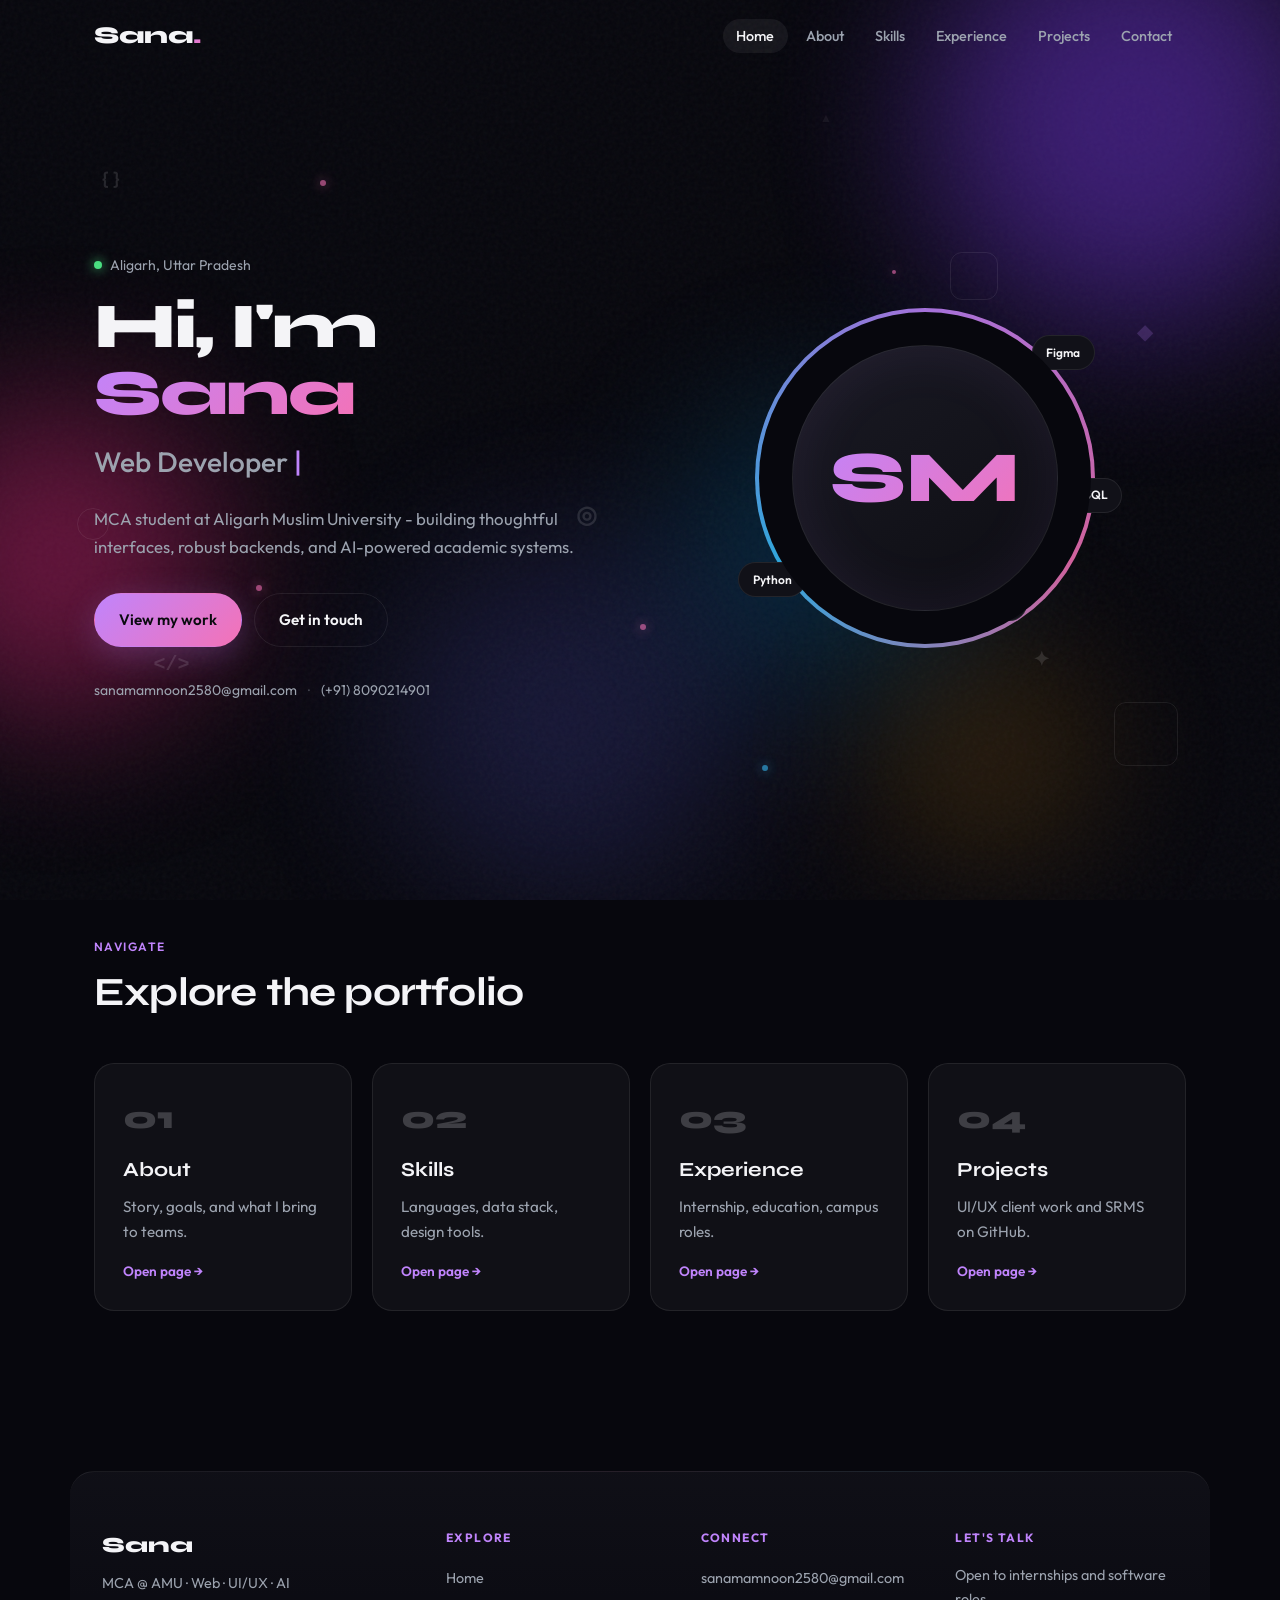
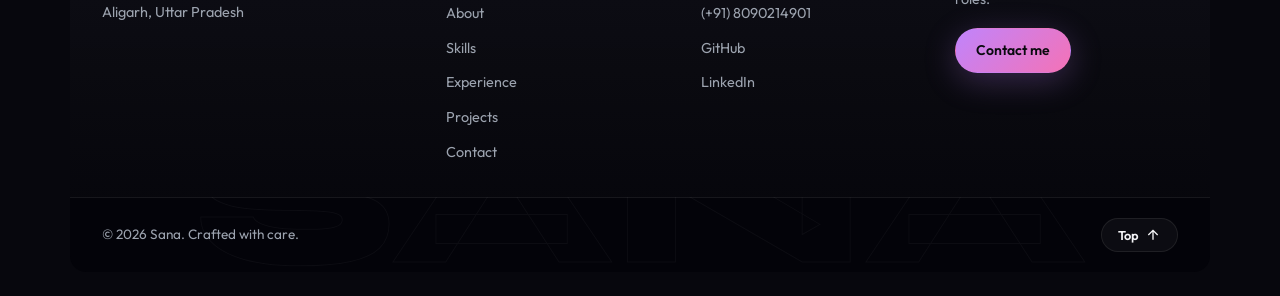
<file: index.html>
<!DOCTYPE html>
<html lang="en">

<head>
    <meta charset="UTF-8">
    <meta name="viewport" content="width=device-width, initial-scale=1.0">
    <meta name="description" content="Sana — Portfolio home. MCA student at AMU.">
    <title>Home | Sana</title>
    <link rel="preconnect" href="https://fonts.googleapis.com">
    <link rel="preconnect" href="https://fonts.gstatic.com" crossorigin>
    <link href="https://fonts.googleapis.com/css2?family=Outfit:wght@300;400;500;600;700&family=Syne:wght@600;700;800&display=swap" rel="stylesheet">
    <link rel="stylesheet" href="style.css">
</head>

<body class="page-home">
    <div id="site-header"></div>

    <main>
        <section class="hero">
            <div class="hero-content reveal">
                <p class="hero-eyebrow">
                    <span class="pulse-dot"></span> Aligarh, Uttar Pradesh
                </p>
                <h1 class="hero-title">
                    Hi, I'm <span class="gradient-text">Sana</span>
                </h1>
                <p class="hero-role">
                    <span id="role-text">Web Developer</span>
                    <span class="role-cursor" aria-hidden="true">|</span>
                </p>
                <p class="hero-desc">
                    MCA student at Aligarh Muslim University - building thoughtful interfaces, robust backends, and AI-powered academic systems.
                </p>
                <div class="hero-cta">
                    <a href="projects.html" class="btn btn-primary">View my work</a>
                    <a href="contact.html" class="btn btn-ghost">Get in touch</a>
                </div>
                <div class="hero-meta">
                    <a href="mailto:sanamamnoon2580@gmail.com">sanamamnoon2580@gmail.com</a>
                    <span class="meta-sep">·</span>
                    <a href="tel:+918090214901">(+91) 8090214901</a>
                </div>
            </div>
            <div class="hero-visual reveal" data-delay="1">
                <div class="profile-ring">
                    <div class="profile-inner">
                        <span class="profile-initials">SM</span>
                    </div>
                    <div class="orbit-badge badge-1">Figma</div>
                    <div class="orbit-badge badge-2">Python</div>
                    <div class="orbit-badge badge-3">MySQL</div>
                    <div class="orbit-badge badge-4">AI</div>
                </div>
            </div>
        </section>

        <section class="section home-hub">
            <div class="section-head reveal">
                <span class="section-label">Navigate</span>
                <h2 class="section-title">Explore the portfolio</h2>
            </div>
            <div class="hub-grid">
                <a href="about.html" class="hub-card reveal">
                    <span class="hub-icon">01</span>
                    <h3>About</h3>
                    <p>Story, goals, and what I bring to teams.</p>
                    <span class="hub-arrow">Open page →</span>
                </a>
                <a href="skills.html" class="hub-card reveal" data-delay="1">
                    <span class="hub-icon">02</span>
                    <h3>Skills</h3>
                    <p>Languages, data stack, design tools.</p>
                    <span class="hub-arrow">Open page →</span>
                </a>
                <a href="experience.html" class="hub-card reveal" data-delay="2">
                    <span class="hub-icon">03</span>
                    <h3>Experience</h3>
                    <p>Internship, education, campus roles.</p>
                    <span class="hub-arrow">Open page →</span>
                </a>
                <a href="projects.html" class="hub-card reveal" data-delay="3">
                    <span class="hub-icon">04</span>
                    <h3>Projects</h3>
                    <p>UI/UX client work and SRMS on GitHub.</p>
                    <span class="hub-arrow">Open page →</span>
                </a>
            </div>
        </section>
    </main>

    <div id="site-footer"></div>
    <script src="shared.js"></script>
    <script src="script.js"></script>
</body>

</html>
</file>
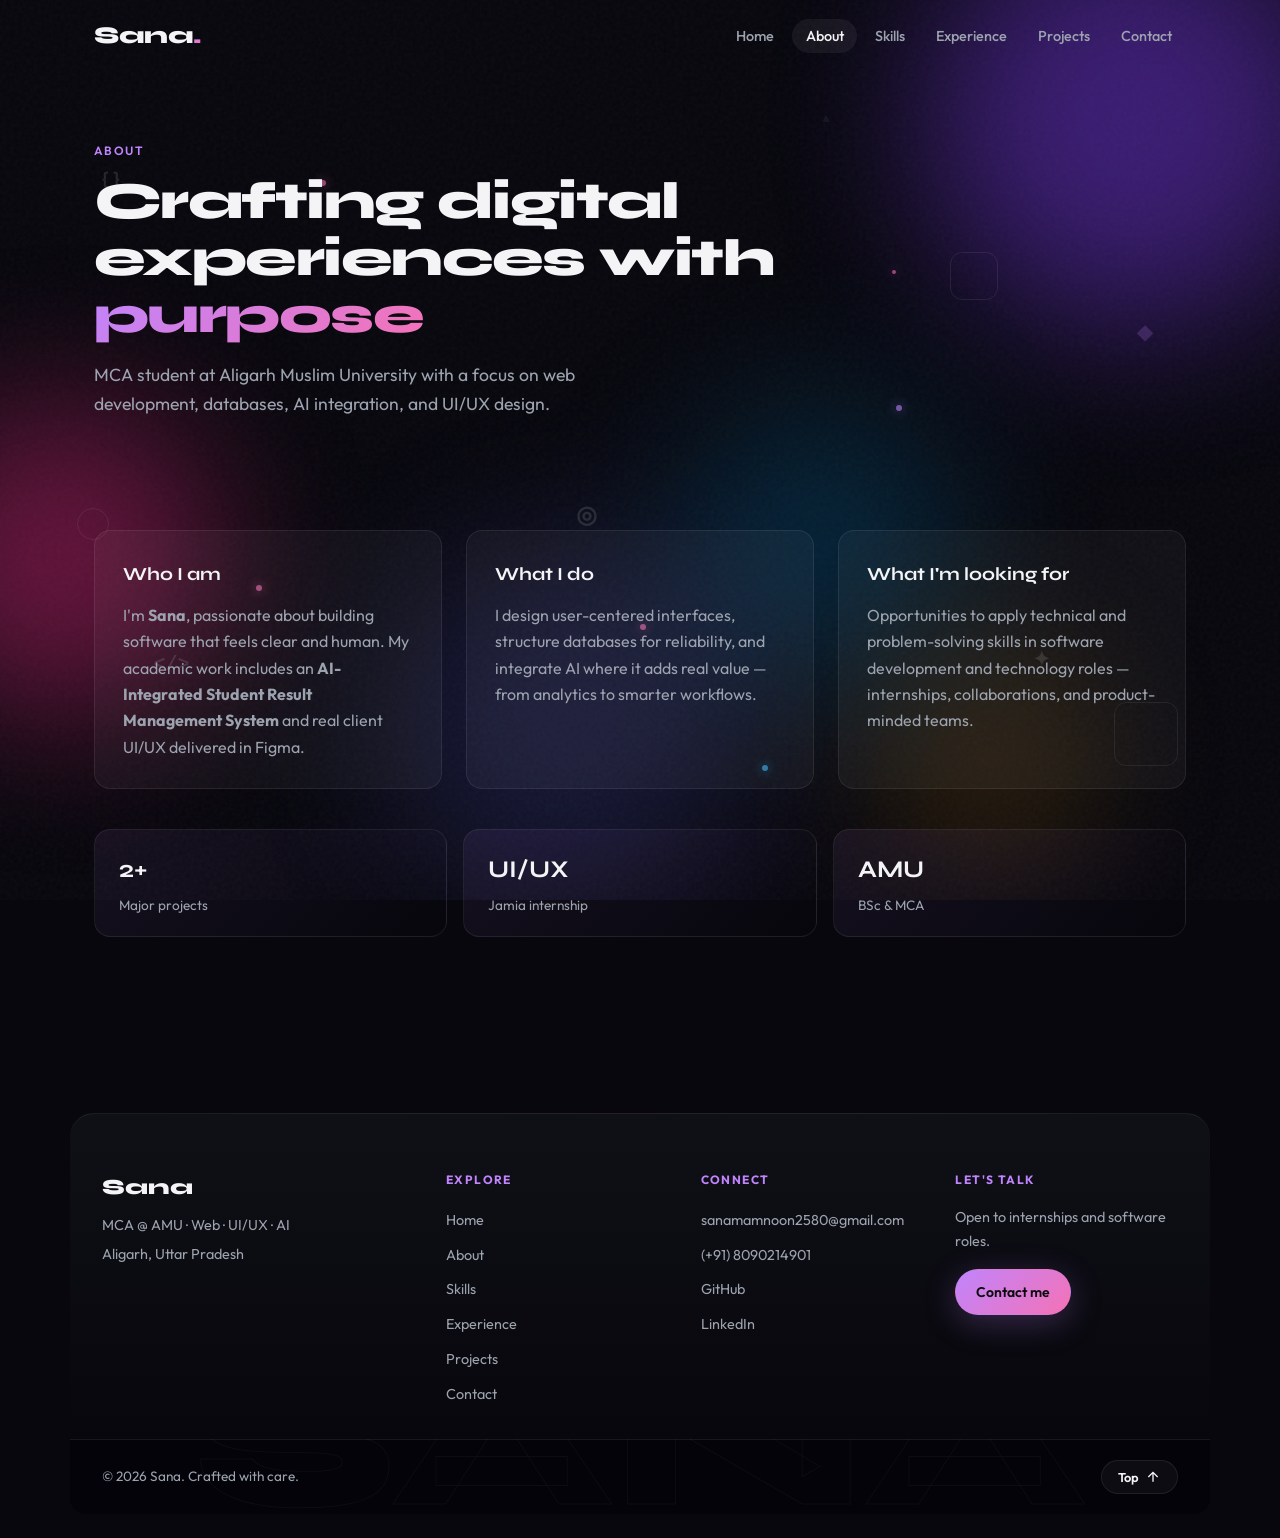
<file: about.html>
<!DOCTYPE html>
<html lang="en">

<head>
    <meta charset="UTF-8">
    <meta name="viewport" content="width=device-width, initial-scale=1.0">
    <meta name="description" content="About Sana — MCA student, developer and designer.">
    <title>About | Sana</title>
    <link rel="preconnect" href="https://fonts.googleapis.com">
    <link rel="preconnect" href="https://fonts.gstatic.com" crossorigin>
    <link href="https://fonts.googleapis.com/css2?family=Outfit:wght@300;400;500;600;700&family=Syne:wght@600;700;800&display=swap" rel="stylesheet">
    <link rel="stylesheet" href="style.css">
</head>

<body>
    <div id="site-header"></div>

    <main>
        <header class="page-hero reveal">
            <span class="section-label">About</span>
            <h1 class="page-title">Crafting digital experiences with <span class="gradient-text">purpose</span></h1>
            <p class="page-lead">MCA student at Aligarh Muslim University with a focus on web development, databases, AI integration, and UI/UX design.</p>
        </header>

        <section class="section">
            <div class="about-grid">
                <article class="about-card reveal">
                    <h2>Who I am</h2>
                    <p>
                        I'm <strong>Sana</strong>, passionate about building software that feels clear and human. My academic work includes an <strong>AI-Integrated Student Result Management System</strong> and real client UI/UX delivered in Figma.
                    </p>
                </article>
                <article class="about-card reveal" data-delay="1">
                    <h2>What I do</h2>
                    <p>
                        I design user-centered interfaces, structure databases for reliability, and integrate AI where it adds real value — from analytics to smarter workflows.
                    </p>
                </article>
                <article class="about-card reveal" data-delay="2">
                    <h2>What I'm looking for</h2>
                    <p>
                        Opportunities to apply technical and problem-solving skills in software development and technology roles — internships, collaborations, and product-minded teams.
                    </p>
                </article>
            </div>

            <div class="stats-row reveal" data-delay="1">
                <div class="stat-pill"><span class="stat-num">2+</span><span class="stat-label">Major projects</span></div>
                <div class="stat-pill"><span class="stat-num">UI/UX</span><span class="stat-label">Jamia internship</span></div>
                <div class="stat-pill"><span class="stat-num">AMU</span><span class="stat-label">BSc &amp; MCA</span></div>
            </div>
        </section>
    </main>

    <div id="site-footer"></div>
    <script src="shared.js"></script>
    <script src="script.js"></script>
</body>

</html>
</file>
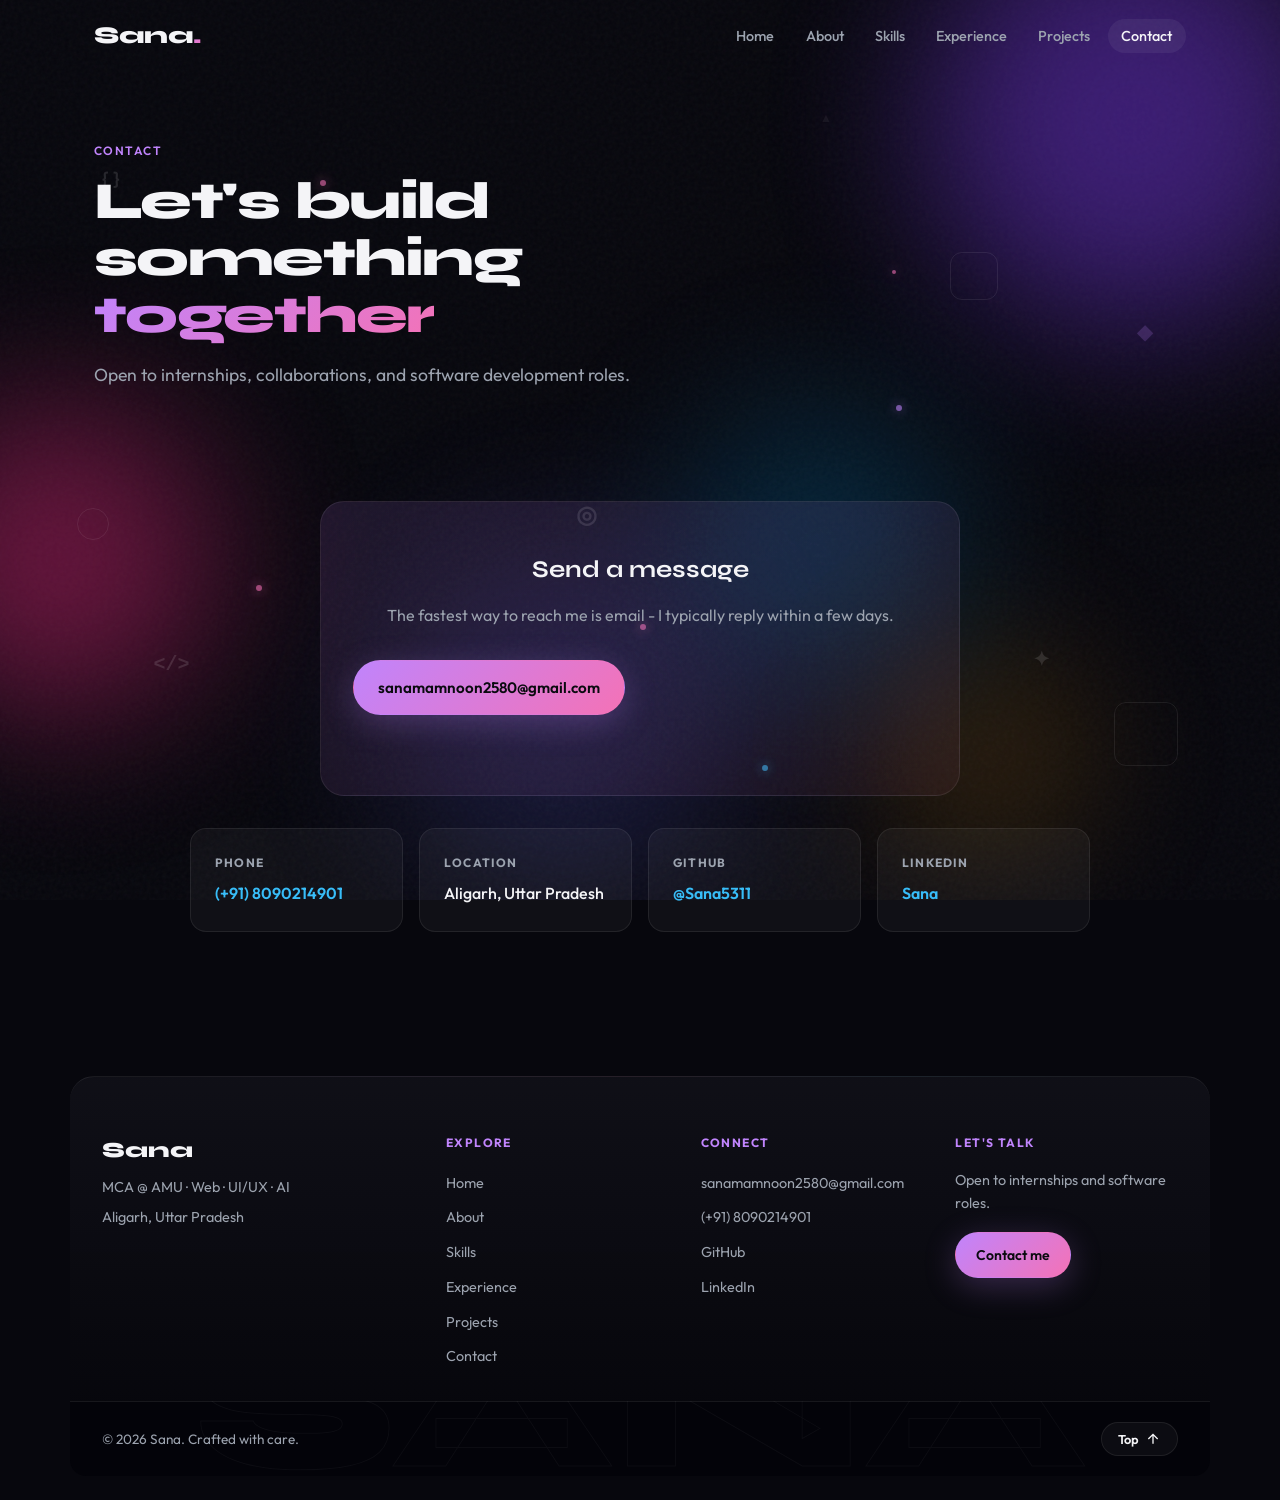
<file: contact.html>
<!DOCTYPE html>
<html lang="en">

<head>
    <meta charset="UTF-8">
    <meta name="viewport" content="width=device-width, initial-scale=1.0">
    <meta name="description" content="Contact Sana.">
    <title>Contact | Sana </title>
    <link rel="preconnect" href="https://fonts.googleapis.com">
    <link rel="preconnect" href="https://fonts.gstatic.com" crossorigin>
    <link href="https://fonts.googleapis.com/css2?family=Outfit:wght@300;400;500;600;700&family=Syne:wght@600;700;800&display=swap" rel="stylesheet">
    <link rel="stylesheet" href="style.css">
</head>

<body>
    <div id="site-header"></div>

    <main>
        <header class="page-hero reveal">
            <span class="section-label">Contact</span>
            <h1 class="page-title">Let's build something <span class="gradient-text">together</span></h1>
            <p class="page-lead">Open to internships, collaborations, and software development roles.</p>
        </header>

        <section class="section contact-section">
            <div class="contact-layout">
                <div class="contact-card reveal">
                    <h2 class="contact-card-title">Send a message</h2>
                    <p>The fastest way to reach me is email - I typically reply within a few days.</p>
                    <div class="contact-actions contact-actions-left">
                        <a href="mailto:sanamamnoon2580@gmail.com" class="btn btn-primary">sanamamnoon2580@gmail.com</a>
                    </div>
                </div>

                <div class="contact-info-grid reveal" data-delay="1">
                    <article class="contact-info-card float-card">
                        <h3>Phone</h3>
                        <a href="tel:+918090214901">(+91) 8090214901</a>
                    </article>
                    <article class="contact-info-card float-card">
                        <h3>Location</h3>
                        <p>Aligarh, Uttar Pradesh</p>
                    </article>
                    <article class="contact-info-card float-card">
                        <h3>GitHub</h3>
                        <a href="https://github.com/Sana5311" target="_blank" rel="noopener noreferrer">@Sana5311</a>
                    </article>
                    <article class="contact-info-card float-card">
                        <h3>LinkedIn</h3>
                        <a href="https://linkedin.com/in/sana-51255726a" target="_blank" rel="noopener noreferrer">Sana </a>
                    </article>
                </div>
            </div>
        </section>
    </main>

    <div id="site-footer"></div>
    <script src="shared.js"></script>
    <script src="script.js"></script>
</body>

</html>
</file>
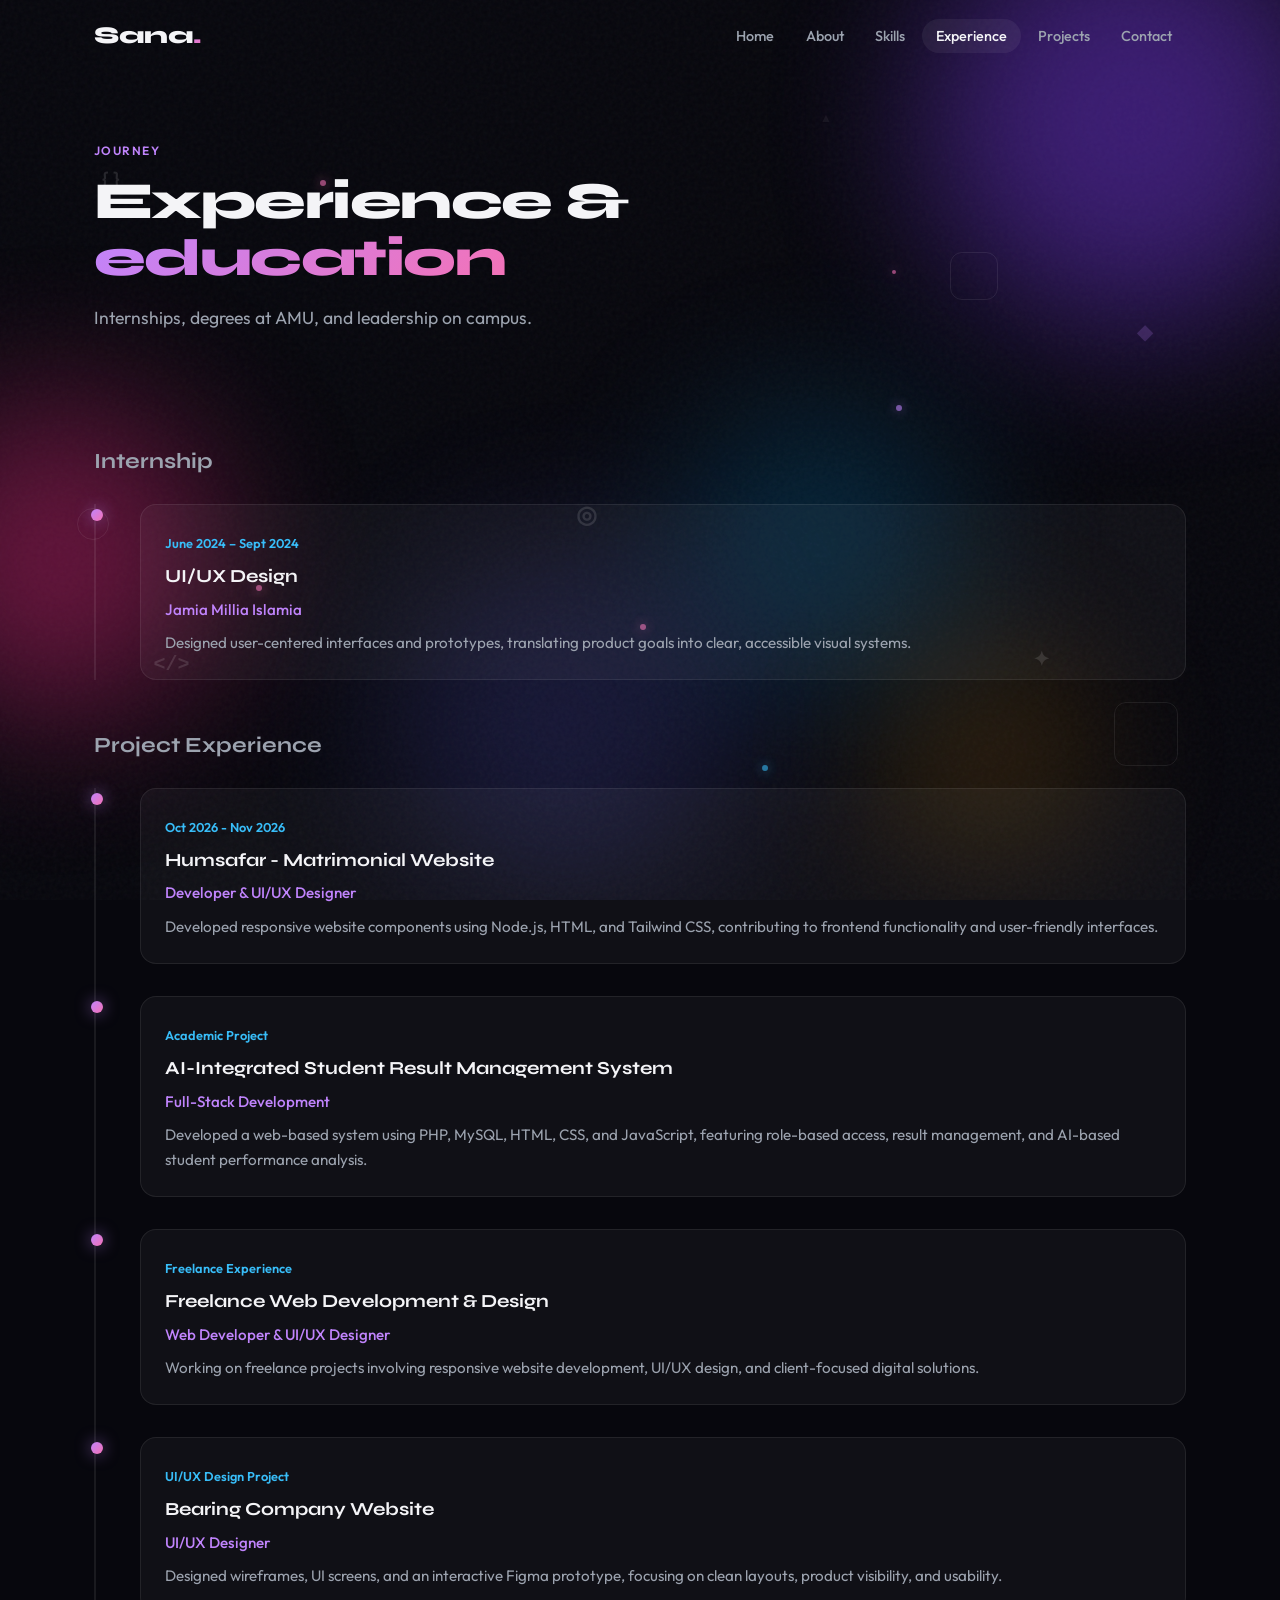
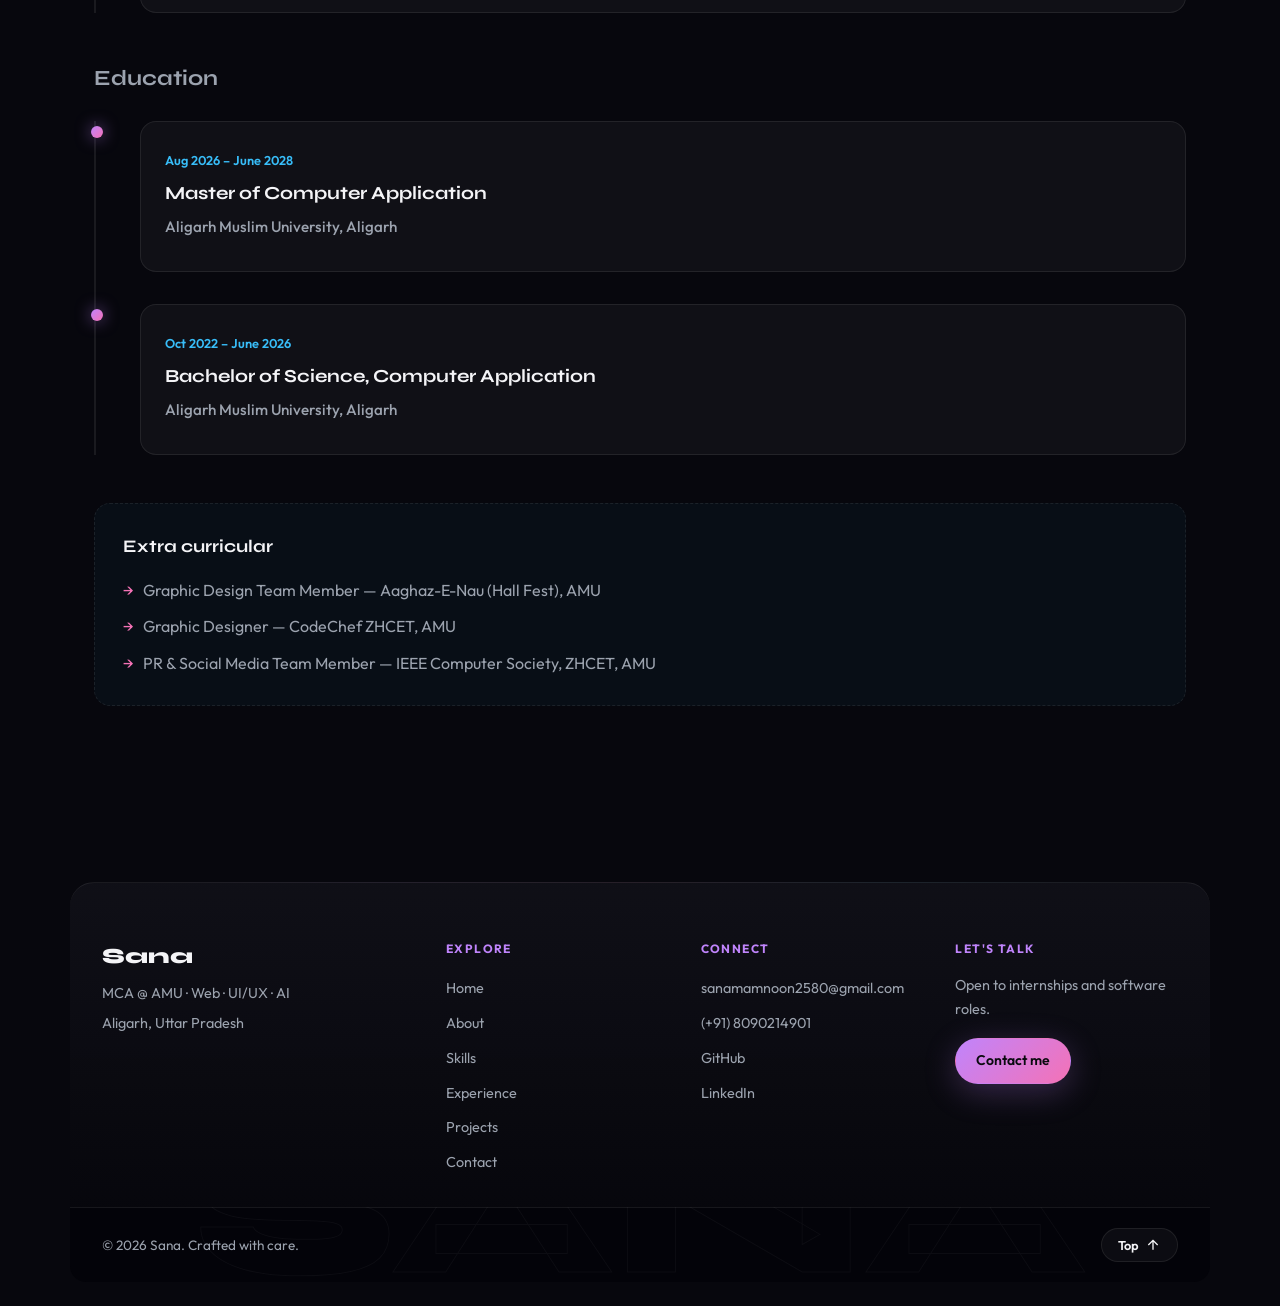
<file: experience.html>
<!DOCTYPE html>
<html lang="en">

<head>
    <meta charset="UTF-8">
    <meta name="viewport" content="width=device-width, initial-scale=1.0">
    <meta name="description" content="Experience and education — Sana">
    <title>Experience | Sana</title>
    <link rel="preconnect" href="https://fonts.googleapis.com">
    <link rel="preconnect" href="https://fonts.gstatic.com" crossorigin>
    <link href="https://fonts.googleapis.com/css2?family=Outfit:wght@300;400;500;600;700&family=Syne:wght@600;700;800&display=swap" rel="stylesheet">
    <link rel="stylesheet" href="style.css">
</head>

<body>
    <div id="site-header"></div>

    <main>
        <header class="page-hero reveal">
            <span class="section-label">Journey</span>
            <h1 class="page-title">Experience &amp; <span class="gradient-text">education</span></h1>
            <p class="page-lead">Internships, degrees at AMU, and leadership on campus.</p>
        </header>

        <section class="section">
            <h2 class="subsection-title reveal">Internship</h2>
            <div class="timeline">
                <article class="timeline-item reveal">
                    <div class="timeline-marker"></div>
                    <div class="timeline-card">
                        <span class="timeline-date">June 2024 – Sept 2024</span>
                        <h3>UI/UX Design</h3>
                        <p class="timeline-org">Jamia Millia Islamia</p>
                        <p>Designed user-centered interfaces and prototypes, translating product goals into clear, accessible visual systems.</p>
                    </div>
                </article>
            </div>
            <h2 class="subsection-title reveal">Project Experience</h2>
            <div class="timeline">
                <article class="timeline-item reveal">
                    <div class="timeline-marker"></div>
                    <div class="timeline-card">
                        <span class="timeline-date">Oct 2026 - Nov 2026 </span>
                        <h3>Humsafar - Matrimonial Website</h3>
                        <p class="timeline-org">Developer & UI/UX Designer</p>
                        <p>Developed responsive website components using Node.js, HTML, and Tailwind CSS, contributing to frontend functionality and user-friendly interfaces.</p>
                    </div>
                </article>

                <article class="timeline-item reveal">
                    <div class="timeline-marker"></div>
                    <div class="timeline-card">
                        <span class="timeline-date">Academic Project</span>
                        <h3>AI-Integrated Student Result Management System</h3>
                        <p class="timeline-org">Full-Stack Development</p>
                        <p>Developed a web-based system using PHP, MySQL, HTML, CSS, and JavaScript, featuring role-based access, result management, and AI-based student performance analysis.</p>
                    </div>
                </article>


                <article class="timeline-item reveal">
                    <div class="timeline-marker"></div>
                    <div class="timeline-card">
                        <span class="timeline-date">Freelance Experience</span>
                        <h3>Freelance Web Development & Design</h3>
                        <p class="timeline-org">Web Developer & UI/UX Designer</p>
                        <p>Working on freelance projects involving responsive website development, UI/UX design, and client-focused digital solutions.</p>
                    </div>
                </article>

                <article class="timeline-item reveal">
                    <div class="timeline-marker"></div>
                    <div class="timeline-card">
                        <span class="timeline-date">UI/UX Design Project</span>
                        <h3>Bearing Company Website</h3>
                        <p class="timeline-org">UI/UX Designer</p>
                        <p>Designed wireframes, UI screens, and an interactive Figma prototype, focusing on clean layouts, product visibility, and usability.</p>
                    </div>
                </article>
            </div>
            <h2 class="subsection-title reveal">Education</h2>
            <div class="timeline">
                <article class="timeline-item reveal">
                    <div class="timeline-marker"></div>
                    <div class="timeline-card">
                        <span class="timeline-date">Aug 2026 – June 2028</span>
                        <h3>Master of Computer Application</h3>
                        <p class="timeline-org">Aligarh Muslim University, Aligarh</p>
                    </div>
                </article>
                <article class="timeline-item reveal" data-delay="1">
                    <div class="timeline-marker"></div>
                    <div class="timeline-card">
                        <span class="timeline-date">Oct 2022 – June 2026</span>
                        <h3>Bachelor of Science, Computer Application</h3>
                        <p class="timeline-org">Aligarh Muslim University, Aligarh</p>
                    </div>
                </article>
            </div>

            <div class="extracurricular reveal" data-delay="1">
                <h3 class="extracurricular-title">Extra curricular</h3>
                <ul class="extracurricular-list">
                    <li>Graphic Design Team Member — Aaghaz-E-Nau (Hall Fest), AMU</li>
                    <li>Graphic Designer — CodeChef ZHCET, AMU</li>
                    <li>PR &amp; Social Media Team Member — IEEE Computer Society, ZHCET, AMU</li>
                </ul>
            </div>
        </section>
    </main>

    <div id="site-footer"></div>
    <script src="shared.js"></script>
    <script src="script.js"></script>
</body>

</html>
</file>
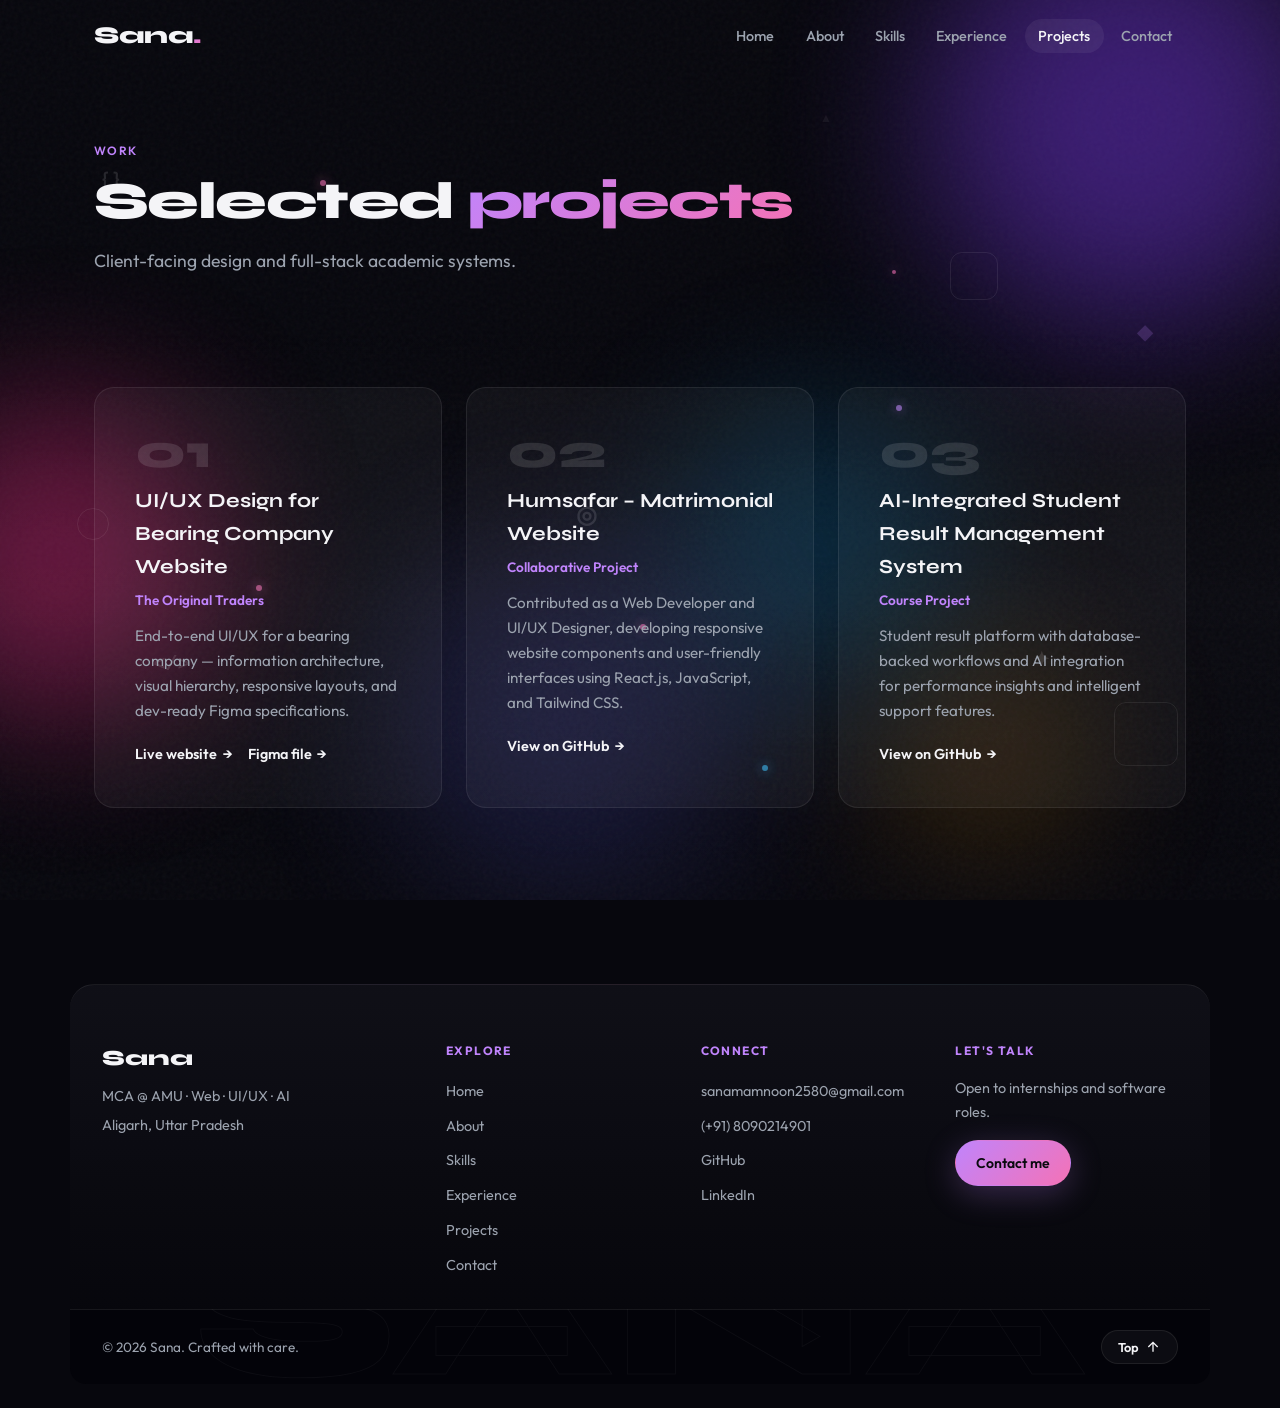
<file: projects.html>
<!DOCTYPE html>
<html lang="en">

<head>
    <meta charset="UTF-8">
    <meta name="viewport" content="width=device-width, initial-scale=1.0">
    <meta name="description" content="Projects by Sana — UI/UX and AI-integrated SRMS.">
    <title>Projects | Sana</title>
    <link rel="preconnect" href="https://fonts.googleapis.com">
    <link rel="preconnect" href="https://fonts.gstatic.com" crossorigin>
    <link href="https://fonts.googleapis.com/css2?family=Outfit:wght@300;400;500;600;700&family=Syne:wght@600;700;800&display=swap" rel="stylesheet">
    <link rel="stylesheet" href="style.css">
</head>

<body>
    <div id="site-header"></div>

    <main>
        <header class="page-hero reveal">
            <span class="section-label">Work</span>
            <h1 class="page-title">Selected <span class="gradient-text">projects</span></h1>
            <p class="page-lead">Client-facing design and full-stack academic systems.</p>
        </header>

        <section class="section section-alt">
            <div class="projects-grid projects-page">
                <article class="project-card reveal project-card-lg">
                    <div class="project-number">01</div>
                    <h3>UI/UX Design for Bearing Company Website</h3>
                    <p class="project-client">The Original Traders</p>
                    <p>End-to-end UI/UX for a bearing company — information architecture, visual hierarchy, responsive layouts, and dev-ready Figma specifications.</p>
                    <div class="project-links">
                        <a href="https://www.theoriginaltraders.com/" target="_blank" rel="noopener noreferrer" class="link-arrow">Live website</a>
                        <a href="https://www.figma.com/design/Gp2TYVj7OQ1VTSP38uciCs/Untitled?node-id=55-189&m=dev&t=bZi7TZra4bqx1aKr-1" target="_blank" rel="noopener noreferrer" class="link-arrow">Figma file</a>
                    </div>
                </article>

                <article class="project-card reveal project-card-lg" data-delay="2">
                    <div class="project-number">02</div>
                    <h3>Humsafar – Matrimonial Website</h3>
                    <p class="project-client">Collaborative Project</p>
                    <p>Contributed as a Web Developer and UI/UX Designer, developing responsive website components and user-friendly interfaces using React.js, JavaScript, and Tailwind CSS.</p>
                    <div class="project-links">
                        <a href="https://github.com/Alisaqulain/hamsafar/tree/sana" target="_blank" rel="noopener noreferrer" class="link-arrow">View on GitHub</a>
                    </div>
                </article>


                <article class="project-card reveal project-card-lg" data-delay="1">
                    <div class="project-number">03</div>
                    <h3>AI-Integrated Student Result Management System</h3>
                    <p class="project-client">Course Project</p>
                    <p>Student result platform with database-backed workflows and AI integration for performance insights and intelligent support features.</p>
                    <div class="project-links">
                        <a href="https://github.com/Sana5311/AI-Integrated-SRMS" target="_blank" rel="noopener noreferrer" class="link-arrow">View on GitHub</a>
                    </div>
                </article>
            </div>
        </section>
    </main>

    <div id="site-footer"></div>
    <script src="shared.js"></script>
    <script src="script.js"></script>
</body>

</html>
</file>
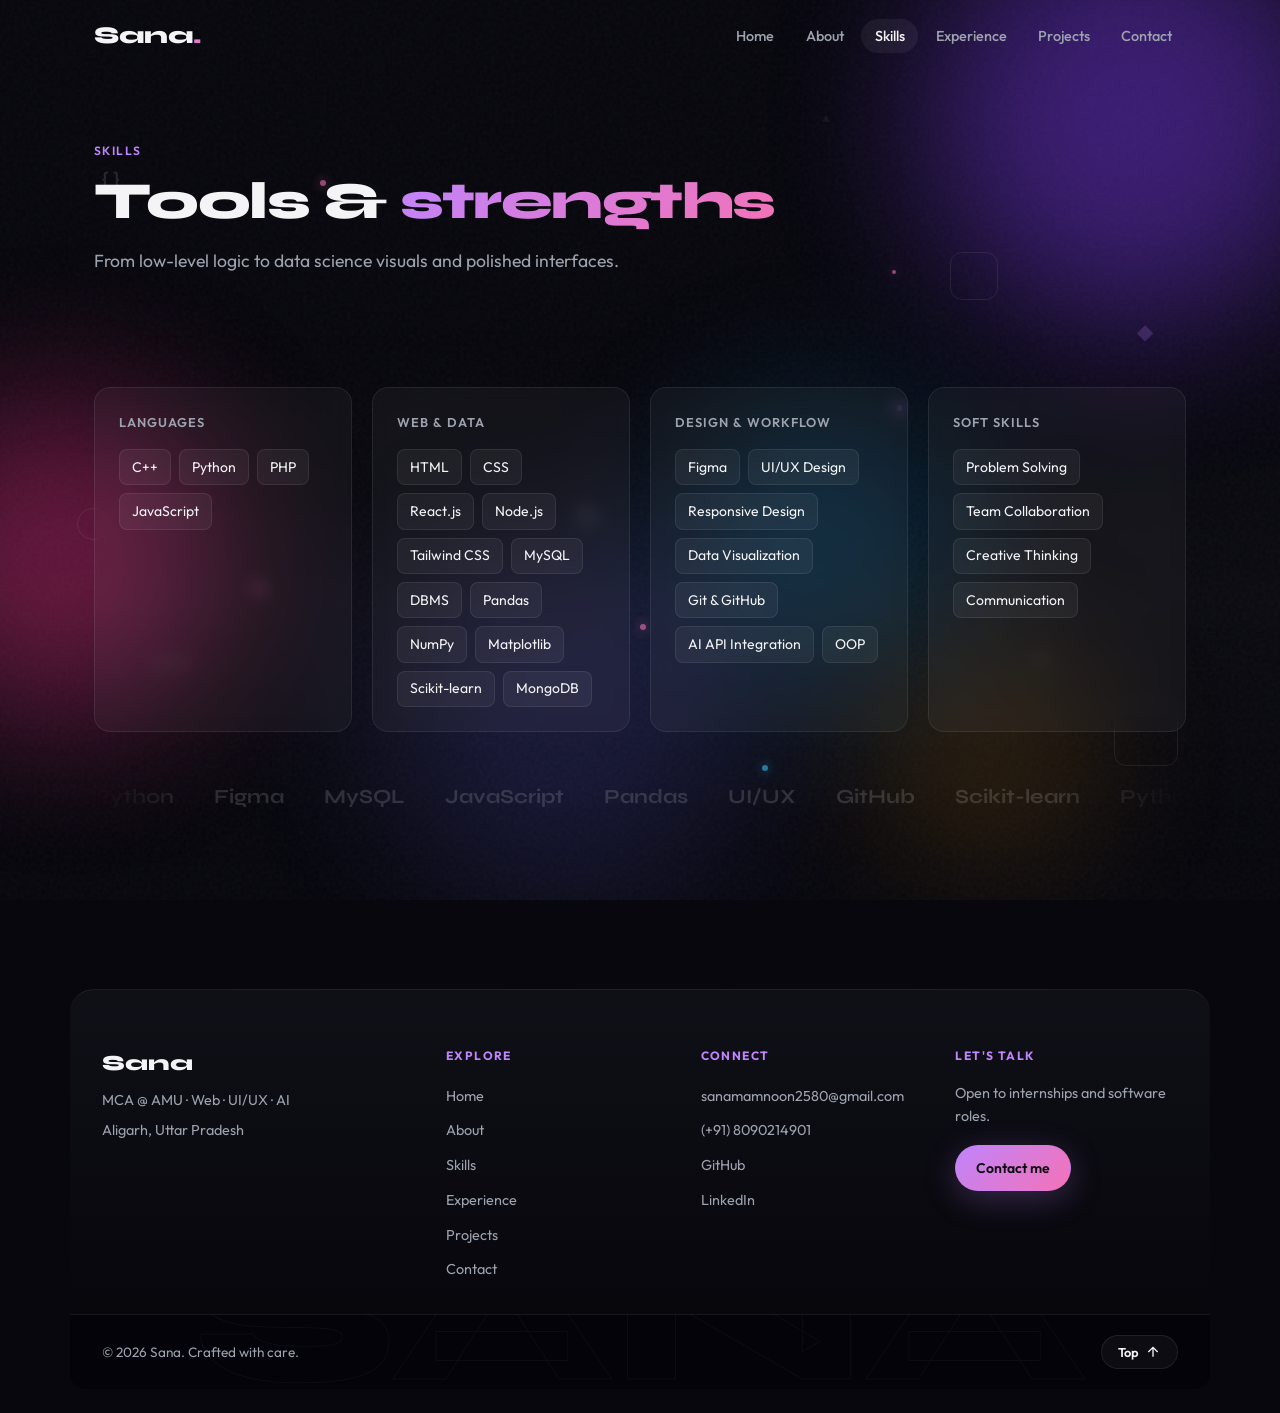
<file: skills.html>
<!DOCTYPE html>
<html lang="en">

<head>
    <meta charset="UTF-8">
    <meta name="viewport" content="width=device-width, initial-scale=1.0">
    <meta name="description" content="Skills — Sana portfolio.">
    <title>Skills | Sana</title>
    <link rel="preconnect" href="https://fonts.googleapis.com">
    <link rel="preconnect" href="https://fonts.gstatic.com" crossorigin>
    <link href="https://fonts.googleapis.com/css2?family=Outfit:wght@300;400;500;600;700&family=Syne:wght@600;700;800&display=swap" rel="stylesheet">
    <link rel="stylesheet" href="style.css">
</head>

<body>
    <div id="site-header"></div>

    <main>
        <header class="page-hero reveal">
            <span class="section-label">Skills</span>
            <h1 class="page-title">Tools &amp; <span class="gradient-text">strengths</span></h1>
            <p class="page-lead">From low-level logic to data science visuals and polished interfaces.</p>
        </header>

        <section class="section section-alt">
            <div class="skills-grid">
                <article class="skill-group reveal float-card">
                    <h3>Languages</h3>
                    <ul class="skill-tags">
                        <li>C++</li>
                        <li>Python</li>
                        <li>PHP</li>
                        <li>JavaScript</li>
                    </ul>
                </article>
                <article class="skill-group reveal float-card" data-delay="1">
                    <h3>Web &amp; Data</h3>
                    <ul class="skill-tags">
                        <li>HTML</li>
                        <li>CSS</li>
                        <li>React.js</li>
                        <li>Node.js</li>
                        <li>Tailwind CSS</li>
                        <li>MySQL</li>
                        <li>DBMS</li>
                        <li>Pandas</li>
                        <li>NumPy</li>
                        <li>Matplotlib</li>
                        <li>Scikit-learn</li>
                        <li>MongoDB</li>
                    </ul>
                </article>
                <article class="skill-group reveal float-card" data-delay="2">
                    <h3>Design &amp; Workflow</h3>
                    <ul class="skill-tags">
                        <li>Figma</li>
                        <li>UI/UX Design</li>
                        <li>Responsive Design</li>
                        <li>Data Visualization</li>
                        <li>Git &amp; GitHub</li>
                        <li>AI API Integration</li>
                        <li>OOP</li>
                    </ul>
                </article>
                <article class="skill-group reveal float-card" data-delay="3">
                    <h3>Soft skills</h3>
                    <ul class="skill-tags">
                        <li>Problem Solving</li>
                        <li>Team Collaboration</li>
                        <li>Creative Thinking</li>
                        <li>Communication</li>
                    </ul>
                </article>
            </div>

            <div class="marquee-wrap reveal" aria-hidden="true">
                <div class="marquee">
                    <span>Python</span><span>Figma</span><span>MySQL</span><span>JavaScript</span>
                    <span>Pandas</span><span>UI/UX</span><span>GitHub</span><span>Scikit-learn</span>
                    <span>Python</span><span>Figma</span><span>MySQL</span><span>JavaScript</span>
                </div>
            </div>
        </section>
    </main>

    <div id="site-footer"></div>
    <script src="shared.js"></script>
    <script src="script.js"></script>
</body>

</html>
</file>
<file: style.css>
:root {
    --bg: #07070d;
    --bg-elevated: #111118;
    --bg-card: rgba(255, 255, 255, 0.04);
    --border: rgba(255, 255, 255, 0.08);
    --text: #f4f4f7;
    --text-muted: #9ca3af;
    --accent-1: #c084fc;
    --accent-2: #f472b6;
    --accent-3: #38bdf8;
    --gradient: linear-gradient(135deg, var(--accent-1), var(--accent-2));
    --font-display: "Syne", sans-serif;
    --font-body: "Outfit", sans-serif;
    --header-h: 72px;
    --radius: 16px;
    --transition: 0.35s cubic-bezier(0.4, 0, 0.2, 1);
}

*,
*::before,
*::after {
    margin: 0;
    padding: 0;
    box-sizing: border-box;
}

html {
    scroll-behavior: smooth;
}

body {
    font-family: var(--font-body);
    background: var(--bg);
    color: var(--text);
    line-height: 1.65;
    overflow-x: hidden;
}

.noise {
    position: fixed;
    inset: 0;
    pointer-events: none;
    z-index: 0;
    opacity: 0.04;
    background-image: url("data:image/svg+xml,%3Csvg viewBox='0 0 256 256' xmlns='http://www.w3.org/2000/svg'%3E%3Cfilter id='n'%3E%3CfeTurbulence type='fractalNoise' baseFrequency='0.9' numOctaves='4' stitchTiles='stitch'/%3E%3C/filter%3E%3Crect width='100%25' height='100%25' filter='url(%23n)'/%3E%3C/svg%3E");
}

.gradient-bg {
    position: fixed;
    inset: 0;
    z-index: 0;
    overflow: hidden;
    pointer-events: none;
}

.orb {
    position: absolute;
    border-radius: 50%;
    filter: blur(80px);
    opacity: 0.45;
    animation: float 18s ease-in-out infinite;
}

.orb-1 {
    width: 420px;
    height: 420px;
    background: #7c3aed;
    top: -10%;
    right: -5%;
}

.orb-2 {
    width: 320px;
    height: 320px;
    background: #db2777;
    bottom: 20%;
    left: -8%;
    animation-delay: -6s;
}

.orb-3 {
    width: 280px;
    height: 280px;
    background: #0284c7;
    top: 45%;
    right: 25%;
    animation-delay: -12s;
    opacity: 0.25;
}

.orb-4 {
    width: 200px;
    height: 200px;
    background: #f59e0b;
    bottom: 5%;
    right: 15%;
    animation-delay: -4s;
    opacity: 0.2;
}

.orb-5 {
    width: 360px;
    height: 360px;
    background: #6366f1;
    top: 60%;
    left: 30%;
    animation-delay: -9s;
    opacity: 0.18;
}

.float-layer {
    position: fixed;
    inset: 0;
    z-index: 0;
    pointer-events: none;
    overflow: hidden;
}

.float-icon {
    position: absolute;
    font-size: 1.25rem;
    font-weight: 600;
    color: rgba(255, 255, 255, 0.12);
    animation: drift 14s ease-in-out infinite;
}

.fi-1 {
    top: 18%;
    left: 8%;
    animation-duration: 16s;
}

.fi-2 {
    top: 72%;
    left: 12%;
    animation-delay: -3s;
    font-family: monospace;
}

.fi-3 {
    top: 35%;
    right: 10%;
    animation-delay: -6s;
    color: rgba(192, 132, 252, 0.2);
}

.fi-4 {
    bottom: 25%;
    right: 18%;
    animation-delay: -2s;
}

.fi-5 {
    top: 55%;
    left: 45%;
    animation-delay: -8s;
    font-size: 1.5rem;
}

.fi-6 {
    top: 12%;
    right: 35%;
    animation-delay: -11s;
    font-size: 0.75rem;
    opacity: 0.5;
}

.float-shape {
    position: absolute;
    border: 1px solid rgba(255, 255, 255, 0.08);
    border-radius: 12px;
    animation: drift 20s ease-in-out infinite, spin-slow 24s linear infinite;
}

.fs-1 {
    width: 48px;
    height: 48px;
    top: 28%;
    right: 22%;
    animation-delay: -5s;
}

.fs-2 {
    width: 32px;
    height: 32px;
    bottom: 40%;
    left: 6%;
    border-radius: 50%;
    animation-delay: -10s;
}

.fs-3 {
    width: 64px;
    height: 64px;
    top: 78%;
    right: 8%;
    animation-delay: -7s;
}

.float-dot {
    position: absolute;
    width: 6px;
    height: 6px;
    border-radius: 50%;
    background: var(--accent-2);
    box-shadow: 0 0 12px var(--accent-2);
    animation: float-dot 10s ease-in-out infinite;
    opacity: 0.6;
}

.fd-1 {
    top: 20%;
    left: 25%;
    animation-delay: 0s;
}

.fd-2 {
    top: 45%;
    left: 70%;
    animation-delay: -2s;
    background: var(--accent-1);
    box-shadow: 0 0 12px var(--accent-1);
}

.fd-3 {
    top: 65%;
    left: 20%;
    animation-delay: -4s;
}

.fd-4 {
    top: 30%;
    right: 30%;
    animation-delay: -1s;
    width: 4px;
    height: 4px;
}

.fd-5 {
    bottom: 30%;
    left: 50%;
    animation-delay: -6s;
}

.fd-6 {
    top: 85%;
    right: 40%;
    animation-delay: -3s;
    background: var(--accent-3);
    box-shadow: 0 0 12px var(--accent-3);
}

@keyframes drift {
    0%,
    100% {
        transform: translate(0, 0) rotate(0deg);
    }
    25% {
        transform: translate(20px, -30px) rotate(5deg);
    }
    50% {
        transform: translate(-15px, 15px) rotate(-3deg);
    }
    75% {
        transform: translate(10px, 25px) rotate(2deg);
    }
}

@keyframes spin-slow {
    to {
        transform: rotate(360deg);
    }
}

@keyframes float-dot {
    0%,
    100% {
        transform: translateY(0) scale(1);
        opacity: 0.5;
    }
    50% {
        transform: translateY(-24px) scale(1.2);
        opacity: 1;
    }
}

@keyframes float {
    0%,
    100% {
        transform: translate(0, 0) scale(1);
    }
    33% {
        transform: translate(30px, -40px) scale(1.05);
    }
    66% {
        transform: translate(-20px, 20px) scale(0.95);
    }
}

.site-header {
    position: fixed;
    top: 0;
    left: 0;
    right: 0;
    z-index: 1000;
    height: var(--header-h);
    transition: background var(--transition), backdrop-filter var(--transition), border-color var(--transition);
    border-bottom: 1px solid transparent;
}

.site-header.scrolled {
    background: rgba(7, 7, 13, 0.75);
    backdrop-filter: blur(16px);
    border-bottom-color: var(--border);
}

.navbar {
    max-width: 1140px;
    margin: 0 auto;
    padding: 0 1.5rem;
    height: 100%;
    display: flex;
    align-items: center;
    justify-content: space-between;
}

.logo {
    font-family: var(--font-display);
    font-size: 1.5rem;
    font-weight: 800;
    color: var(--text);
    text-decoration: none;
    letter-spacing: -0.02em;
}

.logo span {
    background: var(--gradient);
    -webkit-background-clip: text;
    background-clip: text;
    color: transparent;
}

.nav-links {
    display: flex;
    list-style: none;
    gap: 0.25rem;
}

.nav-links a {
    color: var(--text-muted);
    text-decoration: none;
    font-size: 0.9rem;
    font-weight: 500;
    padding: 0.5rem 0.85rem;
    border-radius: 999px;
    transition: color var(--transition), background var(--transition);
}

.nav-links a:hover,
.nav-links a.active {
    color: var(--text);
    background: rgba(255, 255, 255, 0.06);
}

.nav-toggle {
    display: none;
    flex-direction: column;
    gap: 5px;
    background: none;
    border: none;
    cursor: pointer;
    padding: 8px;
}

.nav-toggle span {
    display: block;
    width: 24px;
    height: 2px;
    background: var(--text);
    border-radius: 2px;
    transition: transform var(--transition), opacity var(--transition);
}

.nav-toggle.open span:nth-child(1) {
    transform: translateY(7px) rotate(45deg);
}

.nav-toggle.open span:nth-child(2) {
    opacity: 0;
}

.nav-toggle.open span:nth-child(3) {
    transform: translateY(-7px) rotate(-45deg);
}

main {
    position: relative;
    z-index: 1;
}

.section {
    max-width: 1140px;
    margin: 0 auto;
    padding: 5rem 1.5rem;
}

.section-alt {
    position: relative;
}

.section-alt::before {
    content: "";
    position: absolute;
    inset: 0;
    left: 50%;
    transform: translateX(-50%);
    width: 100vw;
    background: linear-gradient(180deg, transparent, rgba(255, 255, 255, 0.02), transparent);
    pointer-events: none;
}

.section-head {
    margin-bottom: 3rem;
    max-width: 640px;
}

.section-label {
    display: inline-block;
    font-size: 0.75rem;
    font-weight: 600;
    letter-spacing: 0.12em;
    text-transform: uppercase;
    color: var(--accent-1);
    margin-bottom: 0.75rem;
}

.section-title {
    font-family: var(--font-display);
    font-size: clamp(1.75rem, 4vw, 2.5rem);
    font-weight: 700;
    line-height: 1.15;
    letter-spacing: -0.02em;
}

.hero {
    min-height: 100vh;
    max-width: 1140px;
    margin: 0 auto;
    padding: calc(var(--header-h) + 3rem) 1.5rem 4rem;
    display: grid;
    grid-template-columns: 1fr 1fr;
    align-items: center;
    gap: 3rem;
}

.hero-eyebrow {
    display: flex;
    align-items: center;
    gap: 0.5rem;
    font-size: 0.875rem;
    color: var(--text-muted);
    margin-bottom: 1rem;
}

.pulse-dot {
    width: 8px;
    height: 8px;
    border-radius: 50%;
    background: #4ade80;
    box-shadow: 0 0 12px #4ade80;
    animation: pulse 2s ease infinite;
}

@keyframes pulse {
    0%,
    100% {
        opacity: 1;
        transform: scale(1);
    }
    50% {
        opacity: 0.6;
        transform: scale(0.85);
    }
}

.hero-title {
    font-family: var(--font-display);
    font-size: clamp(2.5rem, 6vw, 4rem);
    font-weight: 800;
    line-height: 1.05;
    letter-spacing: -0.03em;
    margin-bottom: 0.75rem;
}

.gradient-text {
    background: var(--gradient);
    -webkit-background-clip: text;
    background-clip: text;
    color: transparent;
}

.hero-role {
    font-size: clamp(1.25rem, 2.5vw, 1.75rem);
    font-weight: 500;
    color: var(--text-muted);
    margin-bottom: 1.25rem;
    min-height: 2rem;
}

.role-cursor {
    color: var(--accent-1);
    animation: blink 1s step-end infinite;
}

@keyframes blink {
    50% {
        opacity: 0;
    }
}

.hero-desc {
    color: var(--text-muted);
    max-width: 32rem;
    margin-bottom: 2rem;
    font-size: 1.05rem;
}

.hero-cta {
    display: flex;
    flex-wrap: wrap;
    gap: 0.75rem;
    margin-bottom: 2rem;
}

.btn {
    display: inline-flex;
    align-items: center;
    justify-content: center;
    padding: 0.85rem 1.5rem;
    font-size: 0.95rem;
    font-weight: 600;
    text-decoration: none;
    border-radius: 999px;
    transition: transform var(--transition), box-shadow var(--transition), background var(--transition), border-color var(--transition);
    border: 1px solid transparent;
}

.btn-primary {
    background: var(--gradient);
    color: #0a0a0f;
    box-shadow: 0 8px 32px rgba(192, 132, 252, 0.25);
}

.btn-primary:hover {
    transform: translateY(-2px);
    box-shadow: 0 12px 40px rgba(244, 114, 182, 0.35);
}

.btn-ghost {
    background: transparent;
    color: var(--text);
    border-color: var(--border);
}

.btn-ghost:hover {
    background: rgba(255, 255, 255, 0.06);
    transform: translateY(-2px);
}

.hero-meta {
    font-size: 0.875rem;
    color: var(--text-muted);
}

.hero-meta a {
    color: var(--text-muted);
    text-decoration: none;
    transition: color var(--transition);
}

.hero-meta a:hover {
    color: var(--accent-3);
}

.meta-sep {
    margin: 0 0.5rem;
    opacity: 0.4;
}

.hero-visual {
    display: flex;
    justify-content: center;
    align-items: center;
}

.profile-ring {
    position: relative;
    width: min(340px, 80vw);
    aspect-ratio: 1;
    display: flex;
    align-items: center;
    justify-content: center;
}

.profile-ring::before {
    content: "";
    position: absolute;
    inset: 0;
    border-radius: 50%;
    background: conic-gradient(from 0deg, var(--accent-1), var(--accent-2), var(--accent-3), var(--accent-1));
    animation: spin 12s linear infinite;
    opacity: 0.85;
}

.profile-ring::after {
    content: "";
    position: absolute;
    inset: 4px;
    border-radius: 50%;
    background: var(--bg);
}

.profile-inner {
    position: relative;
    z-index: 1;
    width: 78%;
    aspect-ratio: 1;
    border-radius: 50%;
    background: linear-gradient(145deg, #1a1a24, #0d0d12);
    border: 1px solid var(--border);
    display: flex;
    align-items: center;
    justify-content: center;
    box-shadow: inset 0 0 60px rgba(192, 132, 252, 0.08);
}

.profile-initials {
    font-family: var(--font-display);
    font-size: clamp(3rem, 10vw, 4.5rem);
    font-weight: 800;
    background: var(--gradient);
    -webkit-background-clip: text;
    background-clip: text;
    color: transparent;
}

.orbit-badge {
    position: absolute;
    padding: 0.4rem 0.85rem;
    font-size: 0.75rem;
    font-weight: 600;
    background: var(--bg-elevated);
    border: 1px solid var(--border);
    border-radius: 999px;
    backdrop-filter: blur(8px);
    animation: orbit 8s ease-in-out infinite;
}

.badge-1 {
    top: 8%;
    right: 0;
    animation-delay: 0s;
}

.badge-2 {
    bottom: 15%;
    left: -5%;
    animation-delay: -2.5s;
}

.badge-3 {
    top: 50%;
    right: -8%;
    animation-delay: -5s;
}

.badge-4 {
    bottom: 8%;
    right: 20%;
    animation-delay: -7s;
}

@keyframes spin {
    to {
        transform: rotate(360deg);
    }
}

@keyframes orbit {
    0%,
    100% {
        transform: translateY(0);
    }
    50% {
        transform: translateY(-10px);
    }
}

.about-grid {
    display: grid;
    grid-template-columns: repeat(auto-fit, minmax(280px, 1fr));
    gap: 1.5rem;
}

.about-text {
    color: var(--text-muted);
    font-size: 1.05rem;
}

.about-text strong {
    color: var(--text);
    font-weight: 600;
}

.skills-grid {
    display: grid;
    grid-template-columns: repeat(auto-fit, minmax(240px, 1fr));
    gap: 1.25rem;
    position: relative;
    z-index: 1;
}

.skill-group {
    background: var(--bg-card);
    border: 1px solid var(--border);
    border-radius: var(--radius);
    padding: 1.5rem;
    backdrop-filter: blur(8px);
    transition: transform var(--transition), border-color var(--transition), box-shadow var(--transition);
}

.skill-group:hover {
    transform: translateY(-4px);
    border-color: rgba(192, 132, 252, 0.35);
    box-shadow: 0 20px 50px rgba(0, 0, 0, 0.35);
}

.skill-group h3 {
    font-size: 0.8rem;
    text-transform: uppercase;
    letter-spacing: 0.08em;
    color: var(--text-muted);
    margin-bottom: 1rem;
    font-weight: 600;
}

.skill-tags {
    list-style: none;
    display: flex;
    flex-wrap: wrap;
    gap: 0.5rem;
}

.skill-tags li {
    font-size: 0.875rem;
    padding: 0.35rem 0.75rem;
    border-radius: 8px;
    background: rgba(255, 255, 255, 0.05);
    border: 1px solid var(--border);
    transition: background var(--transition), color var(--transition);
}

.skill-group:hover .skill-tags li {
    background: rgba(192, 132, 252, 0.08);
}

.timeline {
    position: relative;
    padding-left: 1.5rem;
    border-left: 2px solid var(--border);
    margin-bottom: 3rem;
}

.timeline-item {
    position: relative;
    padding-bottom: 2rem;
}

.timeline-item:last-child {
    padding-bottom: 0;
}

.timeline-marker {
    position: absolute;
    left: -1.5rem;
    top: 0.35rem;
    width: 12px;
    height: 12px;
    margin-left: -5px;
    border-radius: 50%;
    background: var(--gradient);
    box-shadow: 0 0 16px rgba(192, 132, 252, 0.6);
}

.timeline-card {
    margin-left: 1.25rem;
    padding: 1.5rem;
    background: var(--bg-card);
    border: 1px solid var(--border);
    border-radius: var(--radius);
    transition: transform var(--transition), border-color var(--transition);
}

.timeline-card:hover {
    transform: translateX(6px);
    border-color: rgba(244, 114, 182, 0.3);
}

.timeline-date {
    font-size: 0.8rem;
    color: var(--accent-3);
    font-weight: 600;
}

.timeline-card h3 {
    font-family: var(--font-display);
    font-size: 1.15rem;
    margin: 0.35rem 0;
}

.timeline-org {
    color: var(--accent-1);
    font-weight: 500;
    font-size: 0.95rem;
    margin-bottom: 0.5rem;
}

.timeline-card p:last-child {
    color: var(--text-muted);
    font-size: 0.95rem;
}

.extracurricular {
    padding: 1.75rem;
    border-radius: var(--radius);
    border: 1px dashed var(--border);
    background: rgba(56, 189, 248, 0.04);
}

.extracurricular-title {
    font-family: var(--font-display);
    font-size: 1.1rem;
    margin-bottom: 1rem;
}

.extracurricular-list {
    list-style: none;
    display: flex;
    flex-direction: column;
    gap: 0.65rem;
    color: var(--text-muted);
}

.extracurricular-list li {
    position: relative;
    padding-left: 1.25rem;
}

.extracurricular-list li::before {
    content: "→";
    position: absolute;
    left: 0;
    color: var(--accent-2);
}

.projects-grid {
    display: grid;
    grid-template-columns: repeat(auto-fit, minmax(300px, 1fr));
    gap: 1.5rem;
    position: relative;
    z-index: 1;
}

.project-card {
    position: relative;
    padding: 2rem;
    border-radius: calc(var(--radius) + 4px);
    background: var(--bg-card);
    border: 1px solid var(--border);
    overflow: hidden;
    transition: transform var(--transition), box-shadow var(--transition);
}

.project-card::before {
    content: "";
    position: absolute;
    top: 0;
    left: 0;
    right: 0;
    height: 3px;
    background: var(--gradient);
    transform: scaleX(0);
    transform-origin: left;
    transition: transform 0.5s ease;
}

.project-card:hover {
    transform: translateY(-6px);
    box-shadow: 0 24px 60px rgba(0, 0, 0, 0.4);
}

.project-card:hover::before {
    transform: scaleX(1);
}

.project-number {
    font-family: var(--font-display);
    font-size: 3rem;
    font-weight: 800;
    line-height: 1;
    opacity: 0.12;
    margin-bottom: 0.5rem;
}

.project-card h3 {
    font-family: var(--font-display);
    font-size: 1.25rem;
    margin-bottom: 0.35rem;
}

.project-client {
    font-size: 0.85rem;
    color: var(--accent-1);
    font-weight: 600;
    margin-bottom: 0.75rem;
}

.project-card>p:not(.project-client) {
    color: var(--text-muted);
    font-size: 0.95rem;
    margin-bottom: 1.25rem;
}

.project-links {
    display: flex;
    flex-wrap: wrap;
    gap: 1rem;
}

.link-arrow {
    color: var(--text);
    text-decoration: none;
    font-weight: 600;
    font-size: 0.9rem;
    display: inline-flex;
    align-items: center;
    gap: 0.35rem;
    transition: color var(--transition), gap var(--transition);
}

.link-arrow::after {
    content: "→";
    transition: transform var(--transition);
}

.link-arrow:hover {
    color: var(--accent-2);
    gap: 0.55rem;
}

.contact-section {
    padding-bottom: 3rem;
}

body:not(.page-home) main {
    min-height: calc(100vh - var(--header-h) - 200px);
    padding-bottom: 2rem;
}

.contact-card {
    text-align: center;
    max-width: 640px;
    margin: 0 auto;
    padding: 3rem 2rem;
    border-radius: calc(var(--radius) + 8px);
    background: linear-gradient(160deg, rgba(192, 132, 252, 0.12), rgba(244, 114, 182, 0.06));
    border: 1px solid var(--border);
}

.contact-card .section-title {
    margin-bottom: 0.75rem;
}

.contact-card>p {
    color: var(--text-muted);
    margin-bottom: 2rem;
}

.contact-actions {
    display: flex;
    flex-wrap: wrap;
    justify-content: center;
    gap: 0.75rem;
    margin-bottom: 2rem;
}

.contact-details {
    display: flex;
    flex-wrap: wrap;
    justify-content: center;
    gap: 0.5rem 1.25rem;
    font-style: normal;
    font-size: 0.875rem;
    color: var(--text-muted);
}

.page-hero {
    max-width: 1140px;
    margin: 0 auto;
    padding: calc(var(--header-h) + 4rem) 1.5rem 2rem;
    position: relative;
    z-index: 1;
}

.page-title {
    font-family: var(--font-display);
    font-size: clamp(2rem, 5vw, 3.25rem);
    font-weight: 800;
    line-height: 1.1;
    letter-spacing: -0.03em;
    margin-bottom: 1rem;
    max-width: 720px;
}

.page-lead {
    color: var(--text-muted);
    font-size: 1.1rem;
    max-width: 560px;
}

.subsection-title {
    font-family: var(--font-display);
    font-size: 1.35rem;
    margin-bottom: 1.5rem;
    color: var(--text-muted);
}

.about-card {
    background: var(--bg-card);
    border: 1px solid var(--border);
    border-radius: var(--radius);
    padding: 1.75rem;
    transition: transform var(--transition), border-color var(--transition);
}

.about-card:hover {
    transform: translateY(-4px);
    border-color: rgba(192, 132, 252, 0.3);
}

.about-card h2 {
    font-family: var(--font-display);
    font-size: 1.15rem;
    margin-bottom: 0.75rem;
}

.about-card p {
    color: var(--text-muted);
}

.stats-row {
    display: flex;
    flex-wrap: wrap;
    gap: 1rem;
    margin-top: 2.5rem;
}

.stat-pill {
    flex: 1;
    min-width: 140px;
    padding: 1.25rem 1.5rem;
    border-radius: var(--radius);
    border: 1px solid var(--border);
    background: linear-gradient(135deg, rgba(192, 132, 252, 0.08), transparent);
    display: flex;
    flex-direction: column;
    gap: 0.25rem;
}

.stat-num {
    font-family: var(--font-display);
    font-size: 1.5rem;
    font-weight: 700;
}

.stat-label {
    font-size: 0.85rem;
    color: var(--text-muted);
}

.home-hub {
    padding-top: 2rem;
    padding-bottom: 6rem;
}

.hub-grid {
    display: grid;
    grid-template-columns: repeat(auto-fit, minmax(240px, 1fr));
    gap: 1.25rem;
}

.hub-card {
    display: flex;
    flex-direction: column;
    padding: 1.75rem;
    border-radius: calc(var(--radius) + 4px);
    background: var(--bg-card);
    border: 1px solid var(--border);
    text-decoration: none;
    color: inherit;
    transition: transform var(--transition), box-shadow var(--transition), border-color var(--transition);
    animation: hub-float 6s ease-in-out infinite;
}

.hub-card:nth-child(2) {
    animation-delay: -1.5s;
}

.hub-card:nth-child(3) {
    animation-delay: -3s;
}

.hub-card:nth-child(4) {
    animation-delay: -4.5s;
}

.hub-card:hover {
    transform: translateY(-8px);
    border-color: rgba(244, 114, 182, 0.4);
    box-shadow: 0 24px 50px rgba(0, 0, 0, 0.35);
    animation-play-state: paused;
}

@keyframes hub-float {
    0%,
    100% {
        transform: translateY(0);
    }
    50% {
        transform: translateY(-6px);
    }
}

.hub-icon {
    font-family: var(--font-display);
    font-size: 2rem;
    font-weight: 800;
    opacity: 0.2;
    margin-bottom: 0.5rem;
}

.hub-card h3 {
    font-family: var(--font-display);
    font-size: 1.25rem;
    margin-bottom: 0.5rem;
}

.hub-card p {
    color: var(--text-muted);
    font-size: 0.95rem;
    flex: 1;
    margin-bottom: 1rem;
}

.hub-arrow {
    font-size: 0.85rem;
    font-weight: 600;
    color: var(--accent-1);
}

.float-card {
    animation: card-bob 7s ease-in-out infinite;
}

.float-card:nth-child(odd) {
    animation-delay: -2s;
}

@keyframes card-bob {
    0%,
    100% {
        transform: translateY(0);
    }
    50% {
        transform: translateY(-5px);
    }
}

.float-card:hover {
    animation-play-state: paused;
}

.marquee-wrap {
    margin-top: 3rem;
    overflow: hidden;
    mask-image: linear-gradient(90deg, transparent, #000 12%, #000 88%, transparent);
}

.marquee {
    display: flex;
    gap: 2.5rem;
    width: max-content;
    animation: marquee 28s linear infinite;
    font-family: var(--font-display);
    font-size: 1.25rem;
    font-weight: 700;
    color: rgba(255, 255, 255, 0.15);
}

.marquee span {
    white-space: nowrap;
}

@keyframes marquee {
    to {
        transform: translateX(-50%);
    }
}

.projects-page .project-card-lg {
    padding: 2.5rem;
}

.contact-layout {
    max-width: 900px;
    margin: 0 auto;
}

.contact-card-title {
    font-family: var(--font-display);
    font-size: 1.5rem;
    margin-bottom: 0.75rem;
}

.contact-actions-left {
    justify-content: flex-start;
}

.contact-info-grid {
    display: grid;
    grid-template-columns: repeat(auto-fit, minmax(200px, 1fr));
    gap: 1rem;
    margin-top: 2rem;
}

.contact-info-card {
    padding: 1.5rem;
    border-radius: var(--radius);
    background: var(--bg-card);
    border: 1px solid var(--border);
}

.contact-info-card h3 {
    font-size: 0.75rem;
    text-transform: uppercase;
    letter-spacing: 0.1em;
    color: var(--text-muted);
    margin-bottom: 0.5rem;
}

.contact-info-card a {
    color: var(--accent-3);
    text-decoration: none;
    font-weight: 600;
}

.contact-info-card a:hover {
    color: var(--accent-2);
}

.contact-info-card p {
    color: var(--text);
    font-weight: 500;
}

.btn-sm {
    padding: 0.65rem 1.25rem;
    font-size: 0.875rem;
}

.site-footer {
    position: relative;
    z-index: 1;
    margin-top: 4rem;
    padding: 0 1.5rem 1.5rem;
    overflow: hidden;
}

.footer-glow {
    position: absolute;
    top: 0;
    left: 50%;
    transform: translateX(-50%);
    width: 80%;
    height: 1px;
    background: linear-gradient(90deg, transparent, var(--accent-1), var(--accent-2), var(--accent-3), transparent);
    box-shadow: 0 0 40px rgba(192, 132, 252, 0.5);
}

.footer-watermark {
    position: absolute;
    bottom: 0;
    left: 50%;
    transform: translateX(-50%);
    font-family: var(--font-display);
    font-size: clamp(5rem, 18vw, 12rem);
    font-weight: 800;
    line-height: 1;
    color: transparent;
    -webkit-text-stroke: 1px rgba(255, 255, 255, 0.04);
    pointer-events: none;
    user-select: none;
    margin: 0;
}

.footer-inner {
    position: relative;
    max-width: 1140px;
    margin: 0 auto;
    padding: 3.5rem 0 2rem;
    display: grid;
    grid-template-columns: 1.4fr repeat(3, 1fr);
    gap: 2rem;
    border-top: 1px solid var(--border);
    background: linear-gradient(180deg, rgba(17, 17, 24, 0.9), rgba(7, 7, 13, 0.95));
    border-radius: 24px 24px 0 0;
    padding-left: 2rem;
    padding-right: 2rem;
}

.footer-logo {
    font-family: var(--font-display);
    font-size: 1.35rem;
    font-weight: 800;
    color: var(--text);
    text-decoration: none;
    display: inline-block;
    margin-bottom: 0.5rem;
}

.footer-tagline,
.footer-location {
    font-size: 0.9rem;
    color: var(--text-muted);
    margin-bottom: 0.35rem;
}

.footer-col h4 {
    font-size: 0.75rem;
    text-transform: uppercase;
    letter-spacing: 0.12em;
    color: var(--accent-1);
    margin-bottom: 1rem;
}

.footer-links {
    list-style: none;
    display: flex;
    flex-direction: column;
    gap: 0.5rem;
}

.footer-links a {
    color: var(--text-muted);
    text-decoration: none;
    font-size: 0.9rem;
    transition: color var(--transition), transform var(--transition);
    display: inline-block;
}

.footer-links a:hover {
    color: var(--text);
    transform: translateX(4px);
}

.footer-cta-col p {
    font-size: 0.9rem;
    color: var(--text-muted);
    margin-bottom: 1rem;
}

.footer-bottom {
    max-width: 1140px;
    margin: 0 auto;
    padding: 1.25rem 2rem;
    display: flex;
    align-items: center;
    justify-content: space-between;
    gap: 1rem;
    font-size: 0.85rem;
    color: var(--text-muted);
    border-top: 1px solid var(--border);
    background: rgba(2, 2, 8, 0.6);
    border-radius: 0 0 16px 16px;
}

.back-to-top {
    display: inline-flex;
    align-items: center;
    gap: 0.35rem;
    padding: 0.5rem 1rem;
    border-radius: 999px;
    border: 1px solid var(--border);
    background: rgba(255, 255, 255, 0.04);
    color: var(--text);
    font-size: 0.8rem;
    font-weight: 600;
    cursor: pointer;
    font-family: inherit;
    transition: background var(--transition), transform var(--transition), border-color var(--transition);
}

.back-to-top:hover {
    background: rgba(192, 132, 252, 0.15);
    border-color: rgba(192, 132, 252, 0.4);
    transform: translateY(-2px);
}

.reveal {
    opacity: 0;
    transform: translateY(32px);
    transition: opacity 0.7s cubic-bezier(0.4, 0, 0.2, 1), transform 0.7s cubic-bezier(0.4, 0, 0.2, 1);
}

.reveal.visible {
    opacity: 1;
    transform: translateY(0);
}

.reveal[data-delay="1"] {
    transition-delay: 0.1s;
}

.reveal[data-delay="2"] {
    transition-delay: 0.2s;
}

.reveal[data-delay="3"] {
    transition-delay: 0.3s;
}

@media (max-width: 900px) {
    .hero {
        grid-template-columns: 1fr;
        text-align: center;
    }
    .hero-desc {
        margin-left: auto;
        margin-right: auto;
    }
    .hero-cta,
    .hero-eyebrow {
        justify-content: center;
    }
    .hero-visual {
        order: -1;
    }
    .profile-ring {
        width: min(260px, 70vw);
    }
}

@media (max-width: 768px) {
    .nav-toggle {
        display: flex;
    }
    .nav-links {
        position: fixed;
        top: var(--header-h);
        left: 0;
        right: 0;
        flex-direction: column;
        padding: 1rem 1.5rem 1.5rem;
        background: rgba(7, 7, 13, 0.95);
        backdrop-filter: blur(16px);
        border-bottom: 1px solid var(--border);
        transform: translateY(-120%);
        opacity: 0;
        pointer-events: none;
        transition: transform var(--transition), opacity var(--transition);
    }
    .nav-links.open {
        transform: translateY(0);
        opacity: 1;
        pointer-events: auto;
    }
    .nav-links a {
        display: block;
        padding: 0.75rem 0;
    }
}

@media (max-width: 900px) {
    .footer-inner {
        grid-template-columns: 1fr 1fr;
    }
    .footer-brand {
        grid-column: 1 / -1;
    }
}

@media (max-width: 560px) {
    .footer-inner {
        grid-template-columns: 1fr;
        padding-left: 1.25rem;
        padding-right: 1.25rem;
    }
    .footer-bottom {
        flex-direction: column;
        text-align: center;
    }
}

@media (prefers-reduced-motion: reduce) {
    html {
        scroll-behavior: auto;
    }
    .orb,
    .profile-ring::before,
    .orbit-badge,
    .pulse-dot,
    .role-cursor,
    .float-icon,
    .float-shape,
    .float-dot,
    .hub-card,
    .float-card,
    .marquee {
        animation: none;
    }
    .reveal {
        opacity: 1;
        transform: none;
        transition: none;
    }
}
</file>
